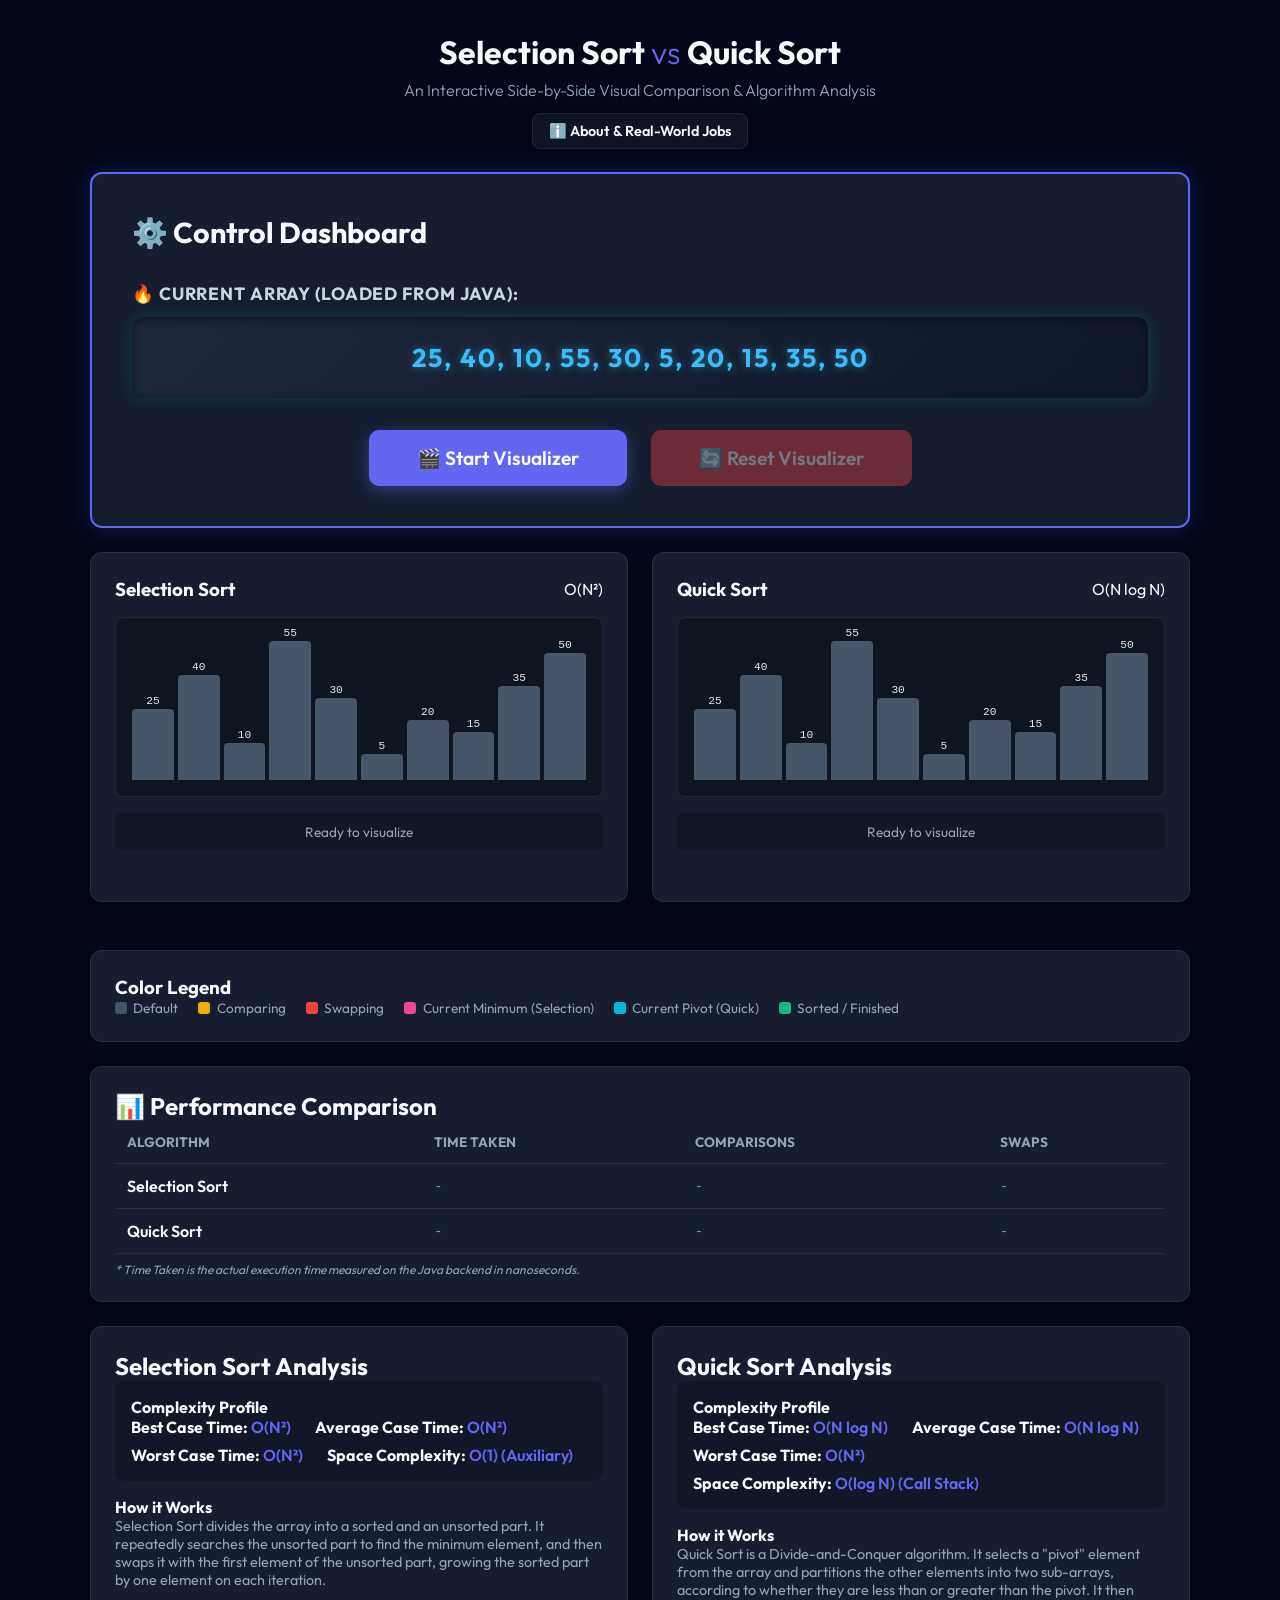
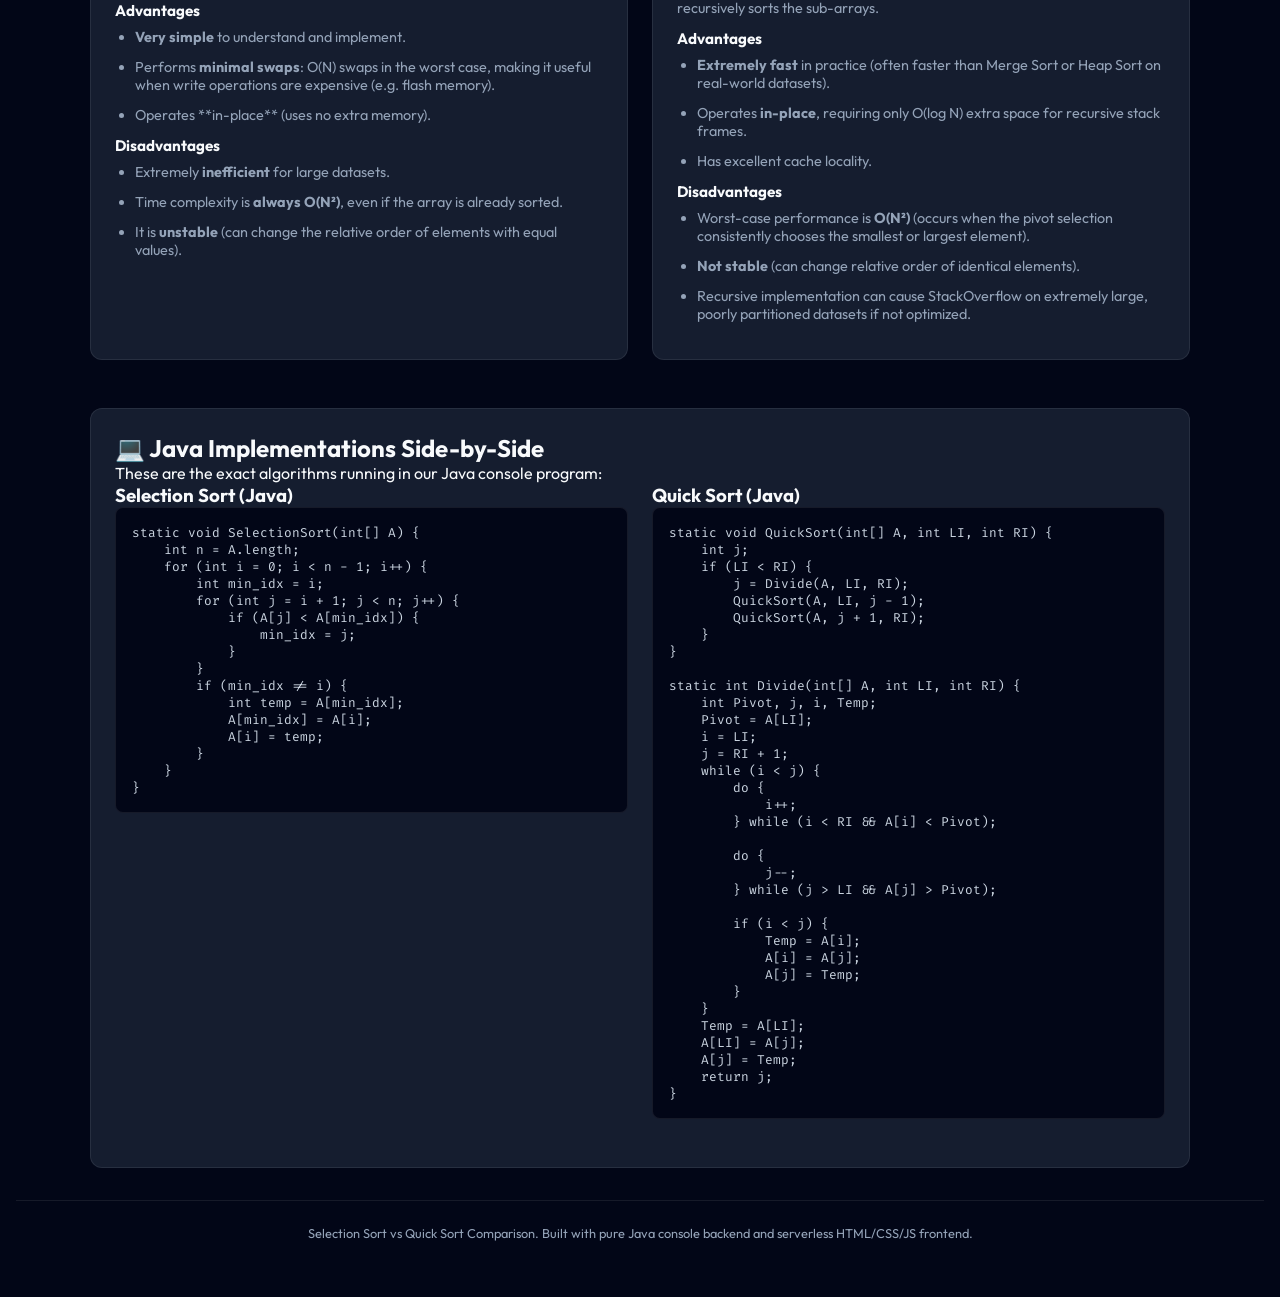
<file: index.html>
<!DOCTYPE html>
<html lang="en">
<head>
    <meta charset="UTF-8">
    <meta name="viewport" content="width=device-width, initial-scale=1.0">
    <title>Selection Sort vs Quick Sort Comparison</title>
    <link rel="stylesheet" href="style.css">
    <link rel="preconnect" href="https://fonts.googleapis.com">
    <link rel="preconnect" href="https://fonts.gstatic.com" crossorigin>
    <link href="https://fonts.googleapis.com/css2?family=Outfit:wght@300;400;600;700&family=Fira+Code:wght@400;500&display=swap" rel="stylesheet">
    
    <!-- Load the data generated by SortComparison.java -->
    <!-- We fail gracefully if it doesn't exist yet -->
    <script>
        window.sortingDataLoaded = false;
    </script>
    <script src="data.js" onerror="console.log('data.js not generated yet')" onload="window.sortingDataLoaded = true;"></script>
</head>
<body>
    <div class="background-decor blur-1"></div>
    <div class="background-decor blur-2"></div>

    <header>
        <div class="container">
            <h1>Selection Sort <span>vs</span> Quick Sort</h1>
            <p class="subtitle">An Interactive Side-by-Side Visual Comparison & Algorithm Analysis</p>
            <div style="margin-top: 1.25rem;">
                <a href="about.html" class="btn btn-secondary" style="text-decoration: none; padding: 0.5rem 1rem; font-size: 0.9rem;">ℹ️ About & Real-World Jobs</a>
            </div>
        </div>
    </header>

    <main class="container">
        <!-- Status / Warning Panel if data.js is missing -->
        <div id="data-warning" class="card warning-card" style="display: none; border-color: var(--danger-color); background: rgba(239, 68, 68, 0.1);">
            <h3>⚠️ sorting data file ('data.js') not found!</h3>
            <p style="margin-top: 0.5rem; color: var(--text-muted);">To visualize your arrays, you must first compile and run the Java program. It will ask you for input elements and generate the data file automatically.</p>
            <pre style="margin-top: 1rem; background: #020617; padding: 1rem;"><code class="language-bash">javac SortComparison.java
java SortComparison</code></pre>
        </div>

        <!-- Control Panel -->
        <section class="card control-card" id="control-panel" style="padding: 2.5rem; border: 2px solid var(--primary-color); box-shadow: 0 0 25px rgba(99, 102, 241, 0.25);">
            <h2 style="font-size: 1.8rem; margin-bottom: 2rem;"><span class="icon">⚙️</span> Control Dashboard</h2>
            <div class="control-group" style="margin-bottom: 2rem;">
                <label style="font-size: 1.1rem; color: #cbd5e1; margin-bottom: 0.75rem; font-weight: 700; display: block; text-transform: uppercase; letter-spacing: 0.05em;">
                    🔥 Current Array (Loaded from Java):
                </label>
                <div id="loaded-array-display" style="background: linear-gradient(135deg, rgba(30, 41, 59, 0.9) 0%, rgba(15, 23, 42, 0.9) 100%); padding: 1.5rem; border-radius: 12px; border: 2px solid var(--bar-quick-pivot); font-family: var(--font-mono); color: #38bdf8; font-weight: 700; font-size: 1.6rem; text-align: center; letter-spacing: 2px; box-shadow: inset 0 2px 10px rgba(0,0,0,0.5), 0 0 15px rgba(6, 182, 212, 0.2); text-shadow: 0 0 8px rgba(56, 189, 248, 0.5);">
                    No array loaded. Please run the Java program.
                </div>
            </div>
            
            <div class="action-buttons" style="display: flex; gap: 1.5rem; justify-content: center; margin-top: 1rem;">
                <button type="button" class="btn btn-primary" id="btn-visualize" onclick="startVisualization()" style="padding: 1rem 3rem; font-size: 1.2rem; border-radius: 10px; box-shadow: 0 4px 15px rgba(99, 102, 241, 0.4);" disabled>🎬 Start Visualizer</button>
                <button type="button" class="btn btn-danger" id="btn-reset" onclick="resetVisualization()" style="padding: 1rem 3rem; font-size: 1.2rem; border-radius: 10px;" disabled>🔄 Reset Visualizer</button>
            </div>
        </section>

        <!-- Visualization Section -->
        <section class="visualization-container">
            <!-- Selection Sort Visualizer -->
            <div class="card visualizer-card" id="selection-card">
                <div class="visualizer-header">
                    <h3>Selection Sort</h3>
                    <div class="badge badge-selection">O(N²)</div>
                </div>
                <div class="visual-bars-container" id="selection-bars">
                    <!-- Bars will be dynamically injected here -->
                </div>
                <div class="status-box" id="selection-status">Awaiting data...</div>
            </div>

            <!-- Quick Sort Visualizer -->
            <div class="card visualizer-card" id="quick-card">
                <div class="visualizer-header">
                    <h3>Quick Sort</h3>
                    <div class="badge badge-quick">O(N log N)</div>
                </div>
                <div class="visual-bars-container" id="quick-bars">
                    <!-- Bars will be dynamically injected here -->
                </div>
                <div class="status-box" id="quick-status">Awaiting data...</div>
            </div>
        </section>

        <!-- Color Legend -->
        <section class="card legend-card">
            <h3>Color Legend</h3>
            <div class="legend-items">
                <div class="legend-item"><span class="color-dot default"></span> Default</div>
                <div class="legend-item"><span class="color-dot comparing"></span> Comparing</div>
                <div class="legend-item"><span class="color-dot swapping"></span> Swapping</div>
                <div class="legend-item"><span class="color-dot special-selection"></span> Current Minimum (Selection)</div>
                <div class="legend-item"><span class="color-dot special-quick"></span> Current Pivot (Quick)</div>
                <div class="legend-item"><span class="color-dot sorted"></span> Sorted / Finished</div>
            </div>
        </section>

        <!-- Performance Metrics -->
        <section class="card metrics-card">
            <h2>📊 Performance Comparison</h2>
            <div class="table-responsive">
                <table>
                    <thead>
                        <tr>
                            <th>Algorithm</th>
                            <th>Time Taken</th>
                            <th>Comparisons</th>
                            <th>Swaps</th>
                        </tr>
                    </thead>
                    <tbody>
                        <tr>
                            <td class="algo-name">Selection Sort</td>
                            <td id="metric-selection-time">-</td>
                            <td id="metric-selection-compares">-</td>
                            <td id="metric-selection-swaps">-</td>
                        </tr>
                        <tr>
                            <td class="algo-name">Quick Sort</td>
                            <td id="metric-quick-time">-</td>
                            <td id="metric-quick-compares">-</td>
                            <td id="metric-quick-swaps">-</td>
                        </tr>
                    </tbody>
                </table>
            </div>
            <p class="metrics-footnote">* Time Taken is the actual execution time measured on the Java backend in nanoseconds.</p>
        </section>

        <!-- Detailed Comparison Section -->
        <section class="theory-section">
            <div class="theory-grid">
                <!-- Selection Sort Theory -->
                <div class="card theory-card">
                    <h2>Selection Sort Analysis</h2>
                    
                    <div class="complexity-box">
                        <h4>Complexity Profile</h4>
                        <ul>
                            <li><strong>Best Case Time:</strong> <span>O(N²)</span></li>
                            <li><strong>Average Case Time:</strong> <span>O(N²)</span></li>
                            <li><strong>Worst Case Time:</strong> <span>O(N²)</span></li>
                            <li><strong>Space Complexity:</strong> <span>O(1) (Auxiliary)</span></li>
                        </ul>
                    </div>

                    <h4>How it Works</h4>
                    <p>Selection Sort divides the array into a sorted and an unsorted part. It repeatedly searches the unsorted part to find the minimum element, and then swaps it with the first element of the unsorted part, growing the sorted part by one element on each iteration.</p>

                    <div class="pros-cons">
                        <div class="pros">
                            <h4>Advantages</h4>
                            <ul>
                                <li><strong>Very simple</strong> to understand and implement.</li>
                                <li>Performs <strong>minimal swaps</strong>: O(N) swaps in the worst case, making it useful when write operations are expensive (e.g. flash memory).</li>
                                <li>Operates **in-place** (uses no extra memory).</li>
                            </ul>
                        </div>
                        <div class="cons">
                            <h4>Disadvantages</h4>
                            <ul>
                                <li>Extremely <strong>inefficient</strong> for large datasets.</li>
                                <li>Time complexity is <strong>always O(N²)</strong>, even if the array is already sorted.</li>
                                <li>It is <strong>unstable</strong> (can change the relative order of elements with equal values).</li>
                            </ul>
                        </div>
                    </div>
                </div>

                <!-- Quick Sort Theory -->
                <div class="card theory-card">
                    <h2>Quick Sort Analysis</h2>
                    
                    <div class="complexity-box">
                        <h4>Complexity Profile</h4>
                        <ul>
                            <li><strong>Best Case Time:</strong> <span>O(N log N)</span></li>
                            <li><strong>Average Case Time:</strong> <span>O(N log N)</span></li>
                            <li><strong>Worst Case Time:</strong> <span>O(N²)</span></li>
                            <li><strong>Space Complexity:</strong> <span>O(log N) (Call Stack)</span></li>
                        </ul>
                    </div>

                    <h4>How it Works</h4>
                    <p>Quick Sort is a Divide-and-Conquer algorithm. It selects a "pivot" element from the array and partitions the other elements into two sub-arrays, according to whether they are less than or greater than the pivot. It then recursively sorts the sub-arrays.</p>

                    <div class="pros-cons">
                        <div class="pros">
                            <h4>Advantages</h4>
                            <ul>
                                <li><strong>Extremely fast</strong> in practice (often faster than Merge Sort or Heap Sort on real-world datasets).</li>
                                <li>Operates <strong>in-place</strong>, requiring only O(log N) extra space for recursive stack frames.</li>
                                <li>Has excellent cache locality.</li>
                            </ul>
                        </div>
                        <div class="cons">
                            <h4>Disadvantages</h4>
                            <ul>
                                <li>Worst-case performance is <strong>O(N²)</strong> (occurs when the pivot selection consistently chooses the smallest or largest element).</li>
                                <li><strong>Not stable</strong> (can change relative order of identical elements).</li>
                                <li>Recursive implementation can cause StackOverflow on extremely large, poorly partitioned datasets if not optimized.</li>
                            </ul>
                        </div>
                    </div>
                </div>
            </div>
        </section>

        <!-- Java Implementation Code -->
        <section class="card code-section">
            <h2>💻 Java Implementations Side-by-Side</h2>
            <p class="code-subtitle">These are the exact algorithms running in our Java console program:</p>
            <div class="code-grid">
                <!-- Selection Sort Java Code -->
                <div class="code-block-wrapper">
                    <h3>Selection Sort (Java)</h3>
                    <pre><code class="language-java">static void SelectionSort(int[] A) {
    int n = A.length;
    for (int i = 0; i < n - 1; i++) {
        int min_idx = i;
        for (int j = i + 1; j < n; j++) {
            if (A[j] < A[min_idx]) {
                min_idx = j;
            }
        }
        if (min_idx != i) {
            int temp = A[min_idx];
            A[min_idx] = A[i];
            A[i] = temp;
        }
    }
}</code></pre>
                </div>

                <!-- Quick Sort Java Code -->
                <div class="code-block-wrapper">
                    <h3>Quick Sort (Java)</h3>
                    <pre><code class="language-java">static void QuickSort(int[] A, int LI, int RI) {
    int j;
    if (LI < RI) {
        j = Divide(A, LI, RI);
        QuickSort(A, LI, j - 1);
        QuickSort(A, j + 1, RI);
    }
}

static int Divide(int[] A, int LI, int RI) {
    int Pivot, j, i, Temp;
    Pivot = A[LI];
    i = LI;
    j = RI + 1;
    while (i < j) {
        do {
            i++;
        } while (i < RI && A[i] < Pivot);
        
        do {
            j--;
        } while (j > LI && A[j] > Pivot);
        
        if (i < j) {
            Temp = A[i];
            A[i] = A[j];
            A[j] = Temp;
        }
    }
    Temp = A[LI];
    A[LI] = A[j];
    A[j] = Temp;
    return j;
}</code></pre>
                </div>
            </div>
        </section>
    </main>

    <footer>
        <div class="container">
            <p>Selection Sort vs Quick Sort Comparison. Built with pure Java console backend and serverless HTML/CSS/JS frontend.</p>
        </div>
    </footer>

    <script src="script.js"></script>
</body>
</html>
</file>
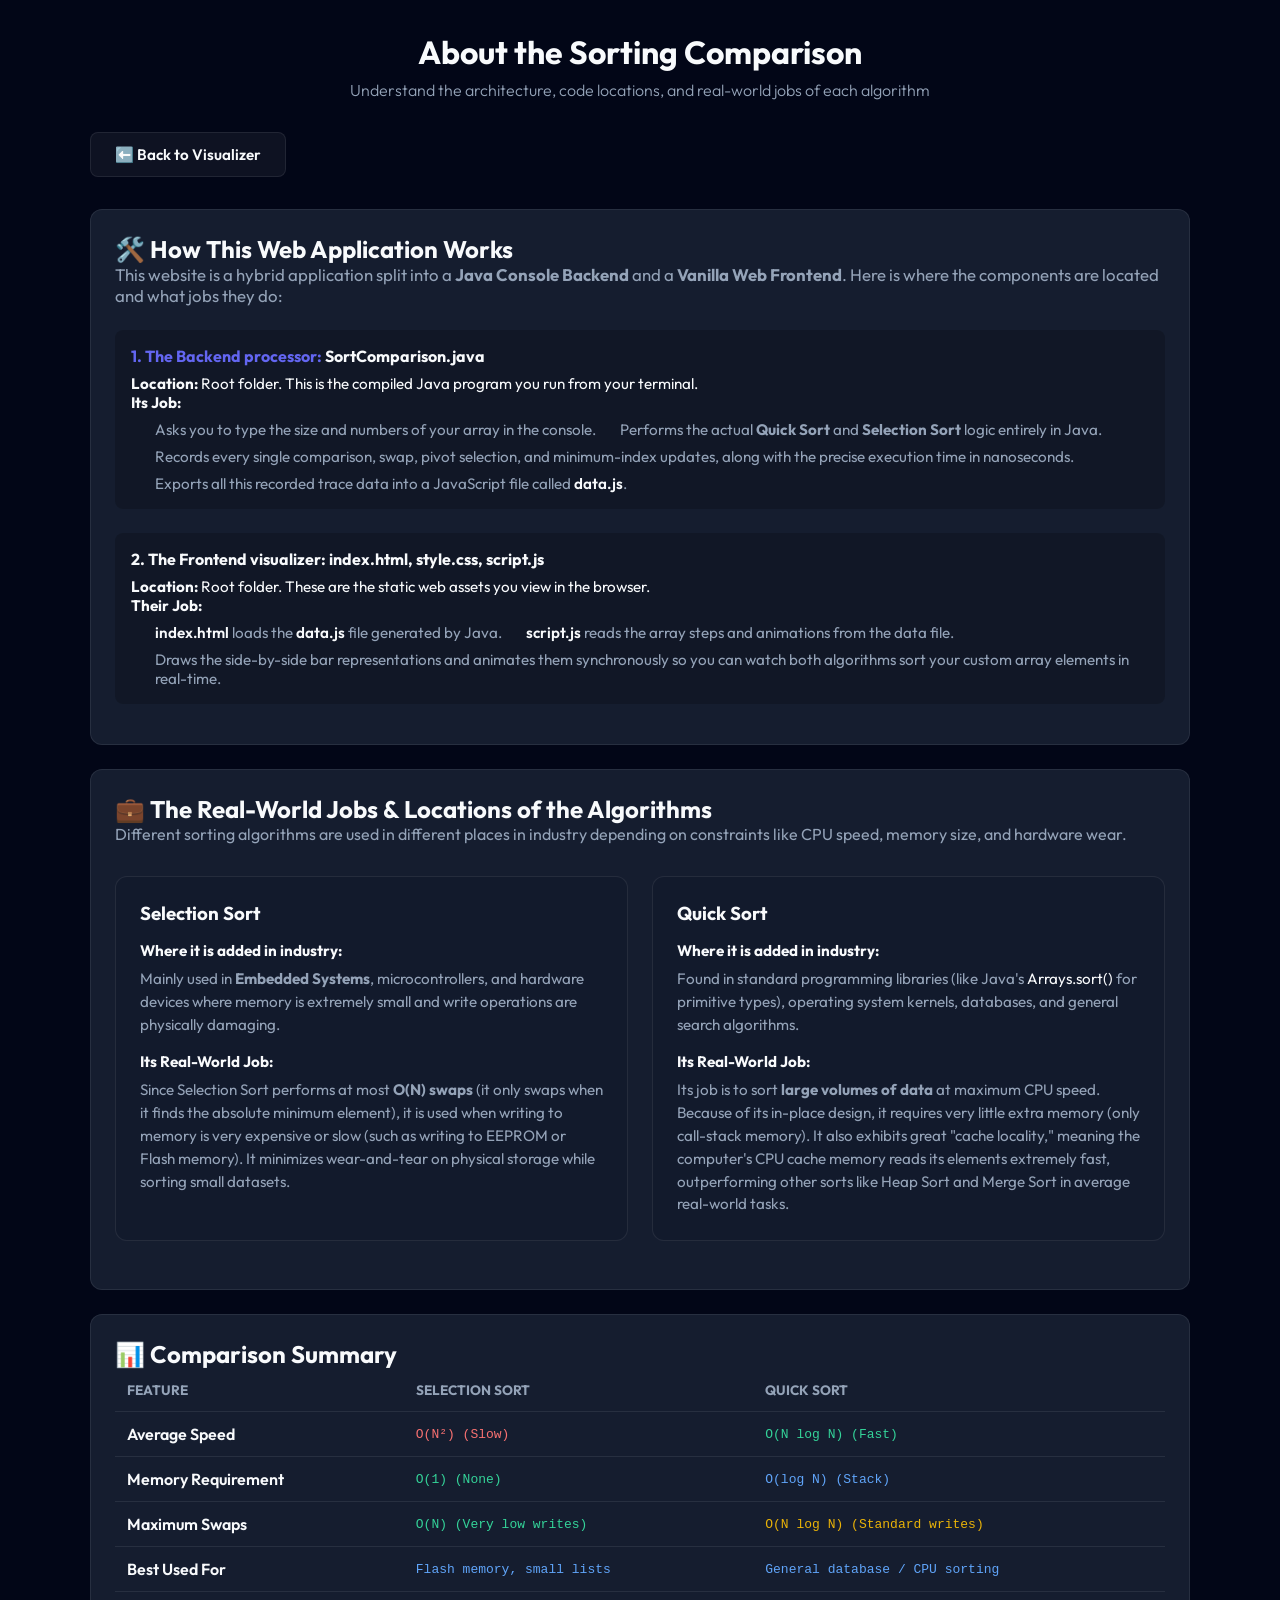
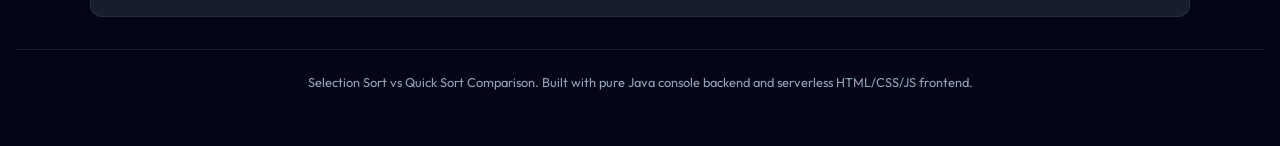
<file: about.html>
<!DOCTYPE html>
<html lang="en">
<head>
    <meta charset="UTF-8">
    <meta name="viewport" content="width=device-width, initial-scale=1.0">
    <title>About - Sorting Visualizer</title>
    <link rel="stylesheet" href="style.css">
    <link rel="preconnect" href="https://fonts.googleapis.com">
    <link rel="preconnect" href="https://fonts.gstatic.com" crossorigin>
    <link href="https://fonts.googleapis.com/css2?family=Outfit:wght@300;400;600;700&family=Fira+Code:wght@400;500&display=swap" rel="stylesheet">
</head>
<body>
    <div class="background-decor blur-1"></div>
    <div class="background-decor blur-2"></div>

    <header>
        <div class="container">
            <h1>About the Sorting Comparison</h1>
            <p class="subtitle">Understand the architecture, code locations, and real-world jobs of each algorithm</p>
        </div>
    </header>

    <main class="container">
        <!-- Navigation Link Back -->
        <div style="margin-bottom: 2rem; display: flex; justify-content: space-between; align-items: center;">
            <a href="index.html" class="btn btn-secondary" style="text-decoration: none;">⬅️ Back to Visualizer</a>
        </div>

        <!-- System Architecture Card -->
        <section class="card">
            <h2>🛠️ How This Web Application Works</h2>
            <p style="color: var(--text-muted); margin-bottom: 1.5rem; font-size: 1.05rem;">
                This website is a hybrid application split into a <strong>Java Console Backend</strong> and a <strong>Vanilla Web Frontend</strong>. Here is where the components are located and what jobs they do:
            </p>
            
            <div class="complexity-box" style="margin-bottom: 1.5rem;">
                <h4 style="color: var(--primary-color);">1. The Backend processor: <span style="font-family: var(--font-mono); color: var(--text-main);">SortComparison.java</span></h4>
                <p style="margin-top: 0.5rem; font-size: 0.95rem;">
                    <strong>Location:</strong> Root folder. This is the compiled Java program you run from your terminal.<br>
                    <strong>Its Job:</strong>
                </p>
                <ul style="margin-left: 1.5rem; margin-top: 0.5rem; color: var(--text-muted); font-size: 0.95rem;">
                    <li>Asks you to type the size and numbers of your array in the console.</li>
                    <li>Performs the actual <strong>Quick Sort</strong> and <strong>Selection Sort</strong> logic entirely in Java.</li>
                    <li>Records every single comparison, swap, pivot selection, and minimum-index updates, along with the precise execution time in nanoseconds.</li>
                    <li>Exports all this recorded trace data into a JavaScript file called <span style="font-family: var(--font-mono); color: var(--text-main);">data.js</span>.</li>
                </ul>
            </div>

            <div class="complexity-box">
                <h4 style="color: var(--bar-quick-pivot);">2. The Frontend visualizer: <span style="font-family: var(--font-mono); color: var(--text-main);">index.html, style.css, script.js</span></h4>
                <p style="margin-top: 0.5rem; font-size: 0.95rem;">
                    <strong>Location:</strong> Root folder. These are the static web assets you view in the browser.<br>
                    <strong>Their Job:</strong>
                </p>
                <ul style="margin-left: 1.5rem; margin-top: 0.5rem; color: var(--text-muted); font-size: 0.95rem;">
                    <li><span style="font-family: var(--font-mono); color: var(--text-main);">index.html</span> loads the <span style="font-family: var(--font-mono); color: var(--text-main);">data.js</span> file generated by Java.</li>
                    <li><span style="font-family: var(--font-mono); color: var(--text-main);">script.js</span> reads the array steps and animations from the data file.</li>
                    <li>Draws the side-by-side bar representations and animates them synchronously so you can watch both algorithms sort your custom array elements in real-time.</li>
                </ul>
            </div>
        </section>

        <!-- Algorithm Jobs Card -->
        <section class="card">
            <h2>💼 The Real-World Jobs & Locations of the Algorithms</h2>
            <p style="color: var(--text-muted); margin-bottom: 2rem;">
                Different sorting algorithms are used in different places in industry depending on constraints like CPU speed, memory size, and hardware wear.
            </p>

            <div class="theory-grid">
                <!-- Selection Sort Jobs -->
                <div style="background: rgba(15, 23, 42, 0.4); border: 1px solid var(--border-color); border-radius: 12px; padding: 1.5rem;">
                    <h3 style="color: var(--bar-selection-min); margin-bottom: 1rem;">Selection Sort</h3>
                    <h4 style="color: var(--text-main); font-size: 0.95rem; margin-bottom: 0.5rem;">Where it is added in industry:</h4>
                    <p style="color: var(--text-muted); font-size: 0.95rem; margin-bottom: 1rem; line-height: 1.5;">
                        Mainly used in <strong>Embedded Systems</strong>, microcontrollers, and hardware devices where memory is extremely small and write operations are physically damaging.
                    </p>

                    <h4 style="color: var(--text-main); font-size: 0.95rem; margin-bottom: 0.5rem;">Its Real-World Job:</h4>
                    <p style="color: var(--text-muted); font-size: 0.95rem; line-height: 1.5;">
                        Since Selection Sort performs at most <strong>O(N) swaps</strong> (it only swaps when it finds the absolute minimum element), it is used when writing to memory is very expensive or slow (such as writing to EEPROM or Flash memory). It minimizes wear-and-tear on physical storage while sorting small datasets.
                    </p>
                </div>

                <!-- Quick Sort Jobs -->
                <div style="background: rgba(15, 23, 42, 0.4); border: 1px solid var(--border-color); border-radius: 12px; padding: 1.5rem;">
                    <h3 style="color: var(--bar-quick-pivot); margin-bottom: 1rem;">Quick Sort</h3>
                    <h4 style="color: var(--text-main); font-size: 0.95rem; margin-bottom: 0.5rem;">Where it is added in industry:</h4>
                    <p style="color: var(--text-muted); font-size: 0.95rem; margin-bottom: 1rem; line-height: 1.5;">
                        Found in standard programming libraries (like Java's <span style="font-family: var(--font-mono); color: var(--text-main);">Arrays.sort()</span> for primitive types), operating system kernels, databases, and general search algorithms.
                    </p>

                    <h4 style="color: var(--text-main); font-size: 0.95rem; margin-bottom: 0.5rem;">Its Real-World Job:</h4>
                    <p style="color: var(--text-muted); font-size: 0.95rem; line-height: 1.5;">
                        Its job is to sort <strong>large volumes of data</strong> at maximum CPU speed. Because of its in-place design, it requires very little extra memory (only call-stack memory). It also exhibits great "cache locality," meaning the computer's CPU cache memory reads its elements extremely fast, outperforming other sorts like Heap Sort and Merge Sort in average real-world tasks.
                    </p>
                </div>
            </div>
        </section>

        <!-- Summary Table -->
        <section class="card">
            <h2>📊 Comparison Summary</h2>
            <div class="table-responsive">
                <table>
                    <thead>
                        <tr>
                            <th>Feature</th>
                            <th>Selection Sort</th>
                            <th>Quick Sort</th>
                        </tr>
                    </thead>
                    <tbody>
                        <tr>
                            <td class="algo-name">Average Speed</td>
                            <td style="color: #f87171;">O(N²) (Slow)</td>
                            <td style="color: #34d399;">O(N log N) (Fast)</td>
                        </tr>
                        <tr>
                            <td class="algo-name">Memory Requirement</td>
                            <td style="color: #34d399;">O(1) (None)</td>
                            <td style="color: #60a5fa;">O(log N) (Stack)</td>
                        </tr>
                        <tr>
                            <td class="algo-name">Maximum Swaps</td>
                            <td style="color: #34d399;">O(N) (Very low writes)</td>
                            <td style="color: #eab308;">O(N log N) (Standard writes)</td>
                        </tr>
                        <tr>
                            <td class="algo-name">Best Used For</td>
                            <td>Flash memory, small lists</td>
                            <td>General database / CPU sorting</td>
                        </tr>
                    </tbody>
                </table>
            </div>
        </section>
    </main>

    <footer>
        <div class="container">
            <p>Selection Sort vs Quick Sort Comparison. Built with pure Java console backend and serverless HTML/CSS/JS frontend.</p>
        </div>
    </footer>
</body>
</html>
</file>
<file: style.css>
/* Core Design System */
:root {
    --bg-dark: #0f172a;
    --bg-darker: #020617;
    --card-bg: rgba(30, 41, 59, 0.7);
    --border-color: rgba(255, 255, 255, 0.08);
    --text-main: #f8fafc;
    --text-muted: #94a3b8;
    --primary-color: #6366f1;
    --bar-default: #475569;
    --bar-compare: #eab308;
    --bar-swap: #ef4444;
    --bar-min: #ec4899;
    --bar-pivot: #06b6d4;
    --bar-sorted: #10b981;
}

* { box-sizing: border-box; margin: 0; padding: 0; }
body {
    background: var(--bg-darker);
    color: var(--text-main);
    font-family: 'Outfit', sans-serif;
    padding: 2rem 1rem;
}

.container { max-width: 1100px; margin: 0 auto; }
header { text-align: center; margin-bottom: 2rem; }
header h1 span { color: var(--primary-color); font-weight: 300; }
header .subtitle { color: var(--text-muted); margin-top: 0.5rem; font-weight: 300; }

.card {
    background: var(--card-bg);
    border: 1px solid var(--border-color);
    border-radius: 12px;
    padding: 1.5rem;
    margin-bottom: 1.5rem;
    backdrop-filter: blur(10px);
}

/* Control Panel */
.btn {
    border: none; border-radius: 8px; padding: 0.75rem 1.5rem;
    font-weight: 600; cursor: pointer; transition: 0.2s;
    font-family: inherit; font-size: 0.95rem;
}
.btn-primary { background: var(--primary-color); color: white; }
.btn-primary:hover:not(:disabled) { opacity: 0.9; }
.btn-secondary { background: rgba(255,255,255,0.05); color: var(--text-main); border: 1px solid var(--border-color); }
.btn-danger { background: var(--bar-swap); color: white; }
.btn:disabled { opacity: 0.4; cursor: not-allowed; }

/* Visualizer Cards & Containers */
.visualization-container, .theory-grid, .code-grid {
    display: grid; grid-template-columns: repeat(auto-fit, minmax(400px, 1fr)); gap: 1.5rem; margin-bottom: 1.5rem;
}
.visualizer-card { display: flex; flex-direction: column; height: 350px; }
.visualizer-header { display: flex; justify-content: space-between; align-items: center; margin-bottom: 1rem; }

.visual-bars-container {
    display: flex; align-items: flex-end; justify-content: center;
    background: rgba(0, 0, 0, 0.3); border-radius: 8px;
    padding: 1rem; gap: 4px; height: 180px; border: 1px solid var(--border-color);
}
.bar {
    width: 100%; background: var(--bar-default); border-radius: 4px 4px 0 0;
    position: relative; transition: height 0.2s, background-color 0.15s;
}
.bar-value {
    font-size: 0.7rem; color: rgba(255,255,255,0.9); font-family: monospace;
    position: absolute; bottom: 100%; left: 50%; transform: translateX(-50%) translateY(-2px);
}

/* Bar Coloring States */
.bar.compare { background: var(--bar-compare); box-shadow: 0 0 8px var(--bar-compare); }
.bar.swap { background: var(--bar-swap); box-shadow: 0 0 8px var(--bar-swap); }
.bar.sel-min { background: var(--bar-min); box-shadow: 0 0 8px var(--bar-min); }
.bar.quick-pivot { background: var(--bar-pivot); box-shadow: 0 0 8px var(--bar-pivot); }
.bar.sorted { background: var(--bar-sorted); }

.status-box {
    margin-top: 1rem; padding: 0.6rem; background: rgba(0,0,0,0.2);
    border-radius: 6px; text-align: center; font-size: 0.85rem; color: var(--text-muted);
}

/* Color Legend */
.legend-items { display: flex; flex-wrap: wrap; gap: 1.25rem; }
.legend-item { display: flex; align-items: center; font-size: 0.85rem; color: var(--text-muted); }
.color-dot { width: 12px; height: 12px; border-radius: 3px; margin-right: 0.4rem; }
.color-dot.default { background: var(--bar-default); }
.color-dot.comparing { background: var(--bar-compare); }
.color-dot.swapping { background: var(--bar-swap); }
.color-dot.special-selection { background: var(--bar-min); }
.color-dot.special-quick { background: var(--bar-pivot); }
.color-dot.sorted { background: var(--bar-sorted); }

/* Metrics & Table */
table { width: 100%; border-collapse: collapse; text-align: left; }
th, td { padding: 0.75rem; border-bottom: 1px solid var(--border-color); }
th { color: var(--text-muted); font-size: 0.85rem; text-transform: uppercase; }
td { font-family: monospace; color: #60a5fa; }
td.algo-name { font-family: inherit; color: var(--text-main); font-weight: 600; }
.metrics-footnote { font-size: 0.75rem; color: var(--text-muted); margin-top: 0.5rem; font-style: italic; }

/* Theory and Code Blocks */
.complexity-box { background: rgba(0,0,0,0.2); border-radius: 8px; padding: 1rem; margin-bottom: 1rem; }
.complexity-box ul { list-style: none; display: flex; flex-wrap: wrap; gap: 0.5rem 1.5rem; }
.complexity-box li span { color: var(--primary-color); font-weight: 600; }
.theory-card p, .pros-cons li { font-size: 0.9rem; color: var(--text-muted); margin-bottom: 0.75rem; }
.pros-cons h4 { font-size: 0.95rem; margin: 0.5rem 0; }
.pros-cons h4.pro-title { color: #34d399; }
.pros-cons h4.con-title { color: #f87171; }
.pros-cons ul { margin-left: 1.25rem; }

pre { background: #020617; padding: 1rem; border-radius: 8px; overflow-x: auto; border: 1px solid var(--border-color); }
code { font-family: 'Fira Code', monospace; font-size: 0.8rem; color: #cbd5e1; }

footer { text-align: center; padding: 1.5rem 0; margin-top: 2rem; border-top: 1px solid var(--border-color); font-size: 0.8rem; color: var(--text-muted); }
</file>
